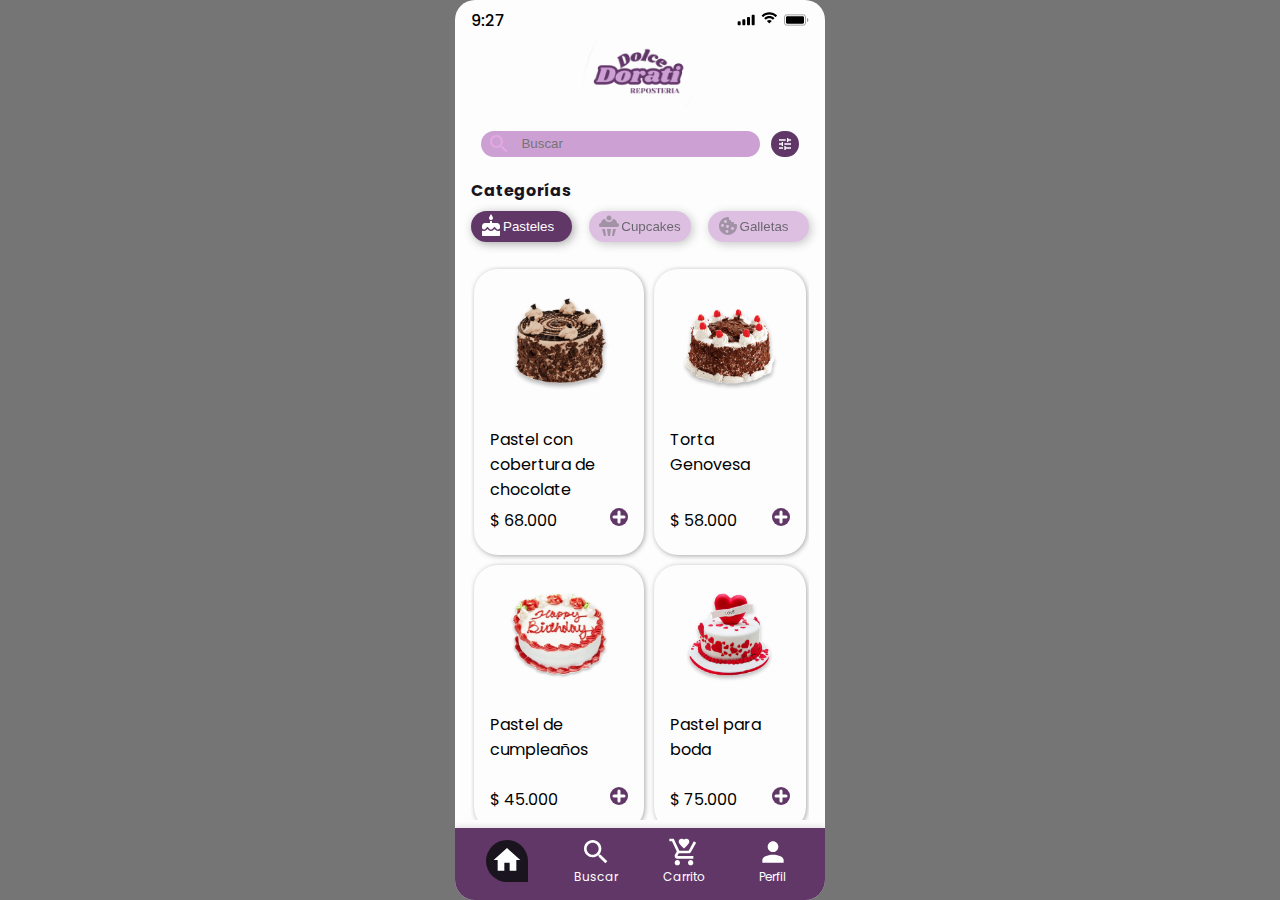
<file: index.html>
<!DOCTYPE html>
<html lang="en">
  <head>
    <meta charset="UTF-8" />
    <meta name="viewport" content="width=device-width, initial-scale=1.0" />
    <link rel="stylesheet" href="css/style.css" />
    <link rel="stylesheet" href="css/products.css" />
    <link rel="preconnect" href="https://fonts.googleapis.com" />
    <link rel="preconnect" href="https://fonts.gstatic.com" crossorigin />
    <link
      href="https://fonts.googleapis.com/css2?family=Poppins:ital,wght@0,100;0,200;0,300;0,400;0,500;0,600;0,700;0,800;0,900;1,100;1,200;1,300;1,400;1,500;1,600;1,700;1,800;1,900&display=swap"
      rel="stylesheet"
    />
    <title>Dolce Dorati</title>
  </head>
  <body>
    <div class="phone-frame">
      <section class="status-bar">
        <span class="clock-text">9:27</span>
        <div>
          <img src="assets/icons/cellularConnection.svg" alt="cellular icon" />
          <img src="assets/icons/wifi.svg" alt="wifi icon" />
          <img src="assets/icons/battery.svg" alt="battery icon" />
        </div>
      </section>
      <div class="content--container">
        <header class="header--container">
          <img
            src="assets/logo.png"
            alt="dolce dorati logo"
            class="header--logo"
          />
        </header>
        <section class="search-bar">
          <img
            src="assets/icons/magnify.svg"
            alt="search bar icon"
            class="search-bar--icon"
          />
          <input type="text" class="search-bar--input" placeholder="Buscar" />
          <button class="search-bar--filter-btn">
            <img src="assets/icons/tune.svg" alt="">
          </button>
        </section>
        <section class="categories">
          <h4>Categorías</h4>
          <div class="categories--btn-container">
            <button type="button" class="button button--state-active">
              <img src="assets/icons/cake-variant.svg" alt="cake category icon">
              Pasteles
            </button>
            <button type="button"  class="button button--state-inactive">
              <img src="assets/icons/cupcake.svg" alt="cupcakes category icon">
              Cupcakes
            </button>
            <button type="button" class="button button--state-inactive">
              <img src="assets/icons/cookie.svg" alt="cookies category icon">
              Galletas
            </button>
          </div>
        </section> 
        <section class="products" id="products-data">
        </section>
      </div>
      <nav class="navbar">
        <div class="navbar--list">
          <a href="#" class="navbar--list-item active">
            <img src="assets/icons/home.svg" alt="navbar home button" />
            Inicio
          </a>
          <a href="search.html" class="navbar--list-item">
            <img src="assets/icons/magnify.svg" alt="navbar search button" />
            Buscar
          </a>
          <a href="cart.html" class="navbar--list-item">
            <img src="assets/icons/cart-heart.svg" alt="navbar cart button" />
            Carrito
          </a>
          <a href="login.html" class="navbar--list-item">
            <img src="assets/icons/account.svg" alt="navbar profile button" />
            Perfil
          </a>
        </div>
      </nav>
    </div>
    <script src="js/products.js"></script>
  </body>
</html>
</file>
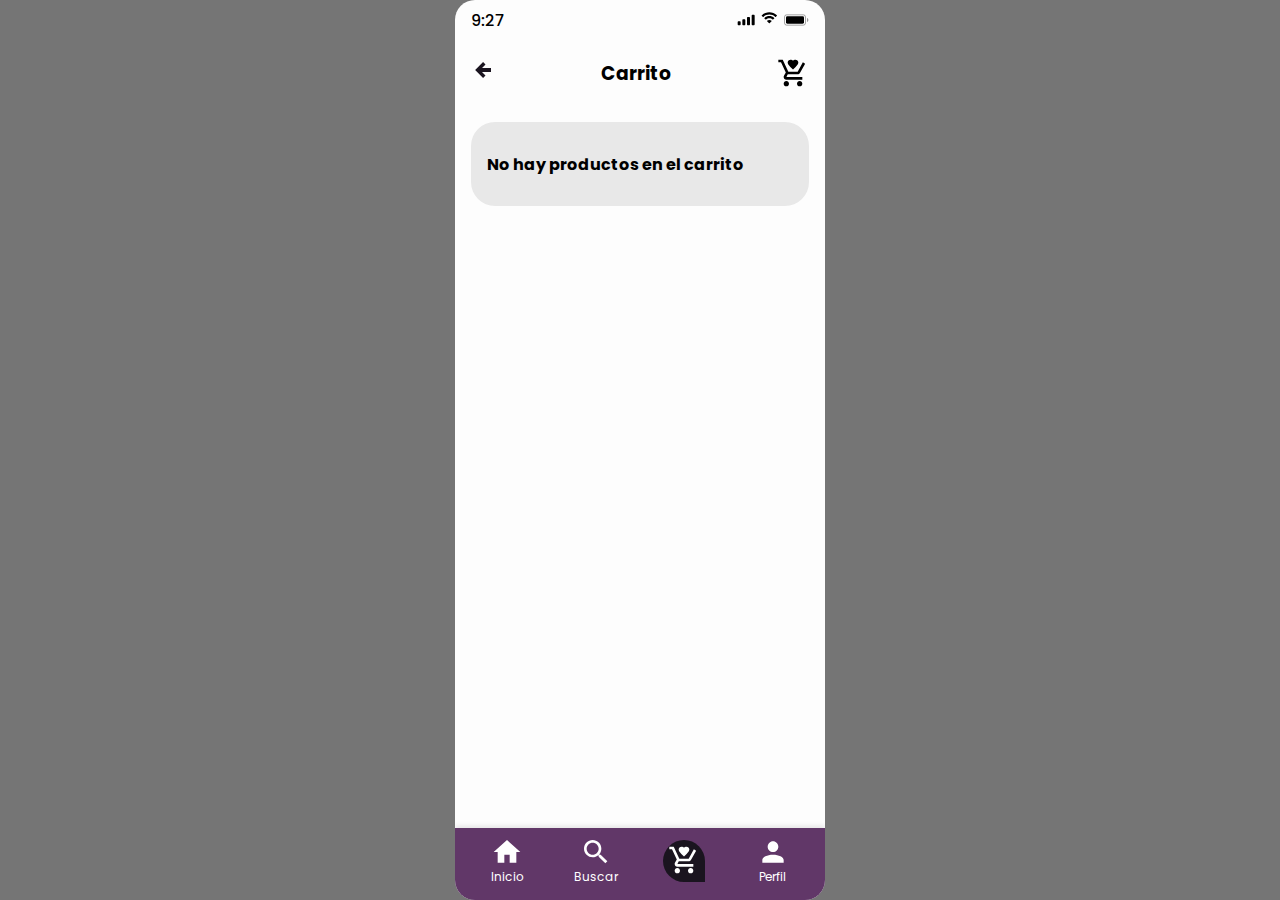
<file: cart.html>
<!DOCTYPE html>
<html lang="en">
  <head>
    <meta charset="UTF-8" />
    <meta name="viewport" content="width=device-width, initial-scale=1.0" />
    <link rel="stylesheet" href="css/style.css" />
    <link rel="stylesheet" href="css/cart.css">
    <link rel="preconnect" href="https://fonts.googleapis.com" />
    <link rel="preconnect" href="https://fonts.gstatic.com" crossorigin />
    <link
      href="https://fonts.googleapis.com/css2?family=Poppins:ital,wght@0,100;0,200;0,300;0,400;0,500;0,600;0,700;0,800;0,900;1,100;1,200;1,300;1,400;1,500;1,600;1,700;1,800;1,900&display=swap"
      rel="stylesheet"
    />
    <title>Dolce Dorati</title>
  </head>
  <body>
    <div class="phone-frame">
      <section class="status-bar">
        <span class="clock-text">9:27</span>
        <div>
          <img src="assets/icons/cellularConnection.svg" alt="cellular icon" />
          <img src="assets/icons/wifi.svg" alt="wifi icon" />
          <img src="assets/icons/battery.svg" alt="battery icon" />
        </div>
      </section>
      <!-- Cart Content -->
      <div class="content--container">
        <header class="header">
          <a href="index.html">
            <img src="assets/icons/arrow-left-thick.svg" alt="Back button">
          </a>
          <h3>Carrito</h3>
          <img src="assets/icons/cart-heart-black.svg" alt="cart icon">
        </header>
        <section class="cart-items__container">
          <div id="cart-items"></div>
          <div id="cart-total"></div>
        </section>
      </div>

      <!-- Menu -->
      <nav class="navbar">
        <div class="navbar--list">
          <a href="index.html" class="navbar--list-item">
            <img src="assets/icons/home.svg" alt="navbar home button" />
            Inicio
          </a>
          <a href="search.html" class="navbar--list-item">
            <img src="assets/icons/magnify.svg" alt="navbar search button" />
            Buscar
          </a>
          <a href="#" class="navbar--list-item active">
            <img src="assets/icons/cart-heart.svg" alt="navbar cart button" />
            Carrito
          </a>
          <a href="login.html" class="navbar--list-item">
            <img src="assets/icons/account.svg" alt="navbar profile button" />
            Perfil
          </a>
        </div>
      </nav>
    </div>
    <script type="module" src="js/cartItems.js"></script>
  </body>
</html>
</file>
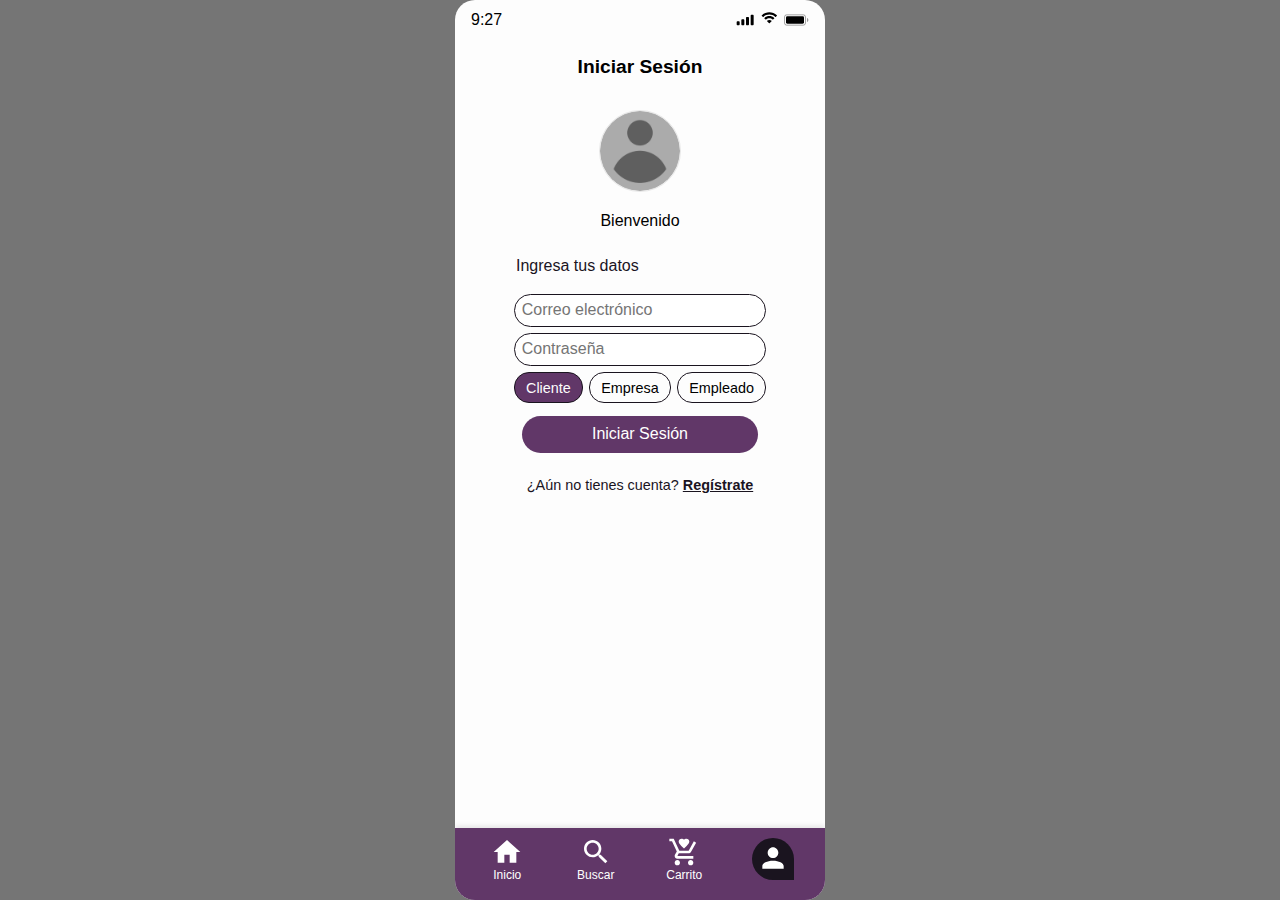
<file: login.html>
<!DOCTYPE html>
<html lang="es">

<head>
  <meta charset="UTF-8" />
  <meta name="viewport" content="width=device-width, initial-scale=1.0" />
  <link rel="stylesheet" href="css/style.css" />
  <link rel="stylesheet" href="css/loginclien.css" />
  <link rel="preconnect" href="https://fonts.googleapis.com" />
  <link rel="preconnect" href="https://fonts.gstatic.com" crossorigin />

  <title>Dolce Dorati</title>
</head>

<body>

  <!-- encabezado telefono -->
  <div class="phone-frame">
    <section class="status-bar">
      <span class="clock-text">9:27</span>
      <div>
        <img src="assets/icons/cellularConnection.svg" alt="cellular icon" />
        <img src="assets/icons/wifi.svg" alt="wifi icon" />
        <img src="assets/icons/battery.svg" alt="battery icon" />
      </div>
    </section>


    <div class="content--container">
      <div class="form-container">

        <!-- Sección de encabezado -->
        <div class="header">
          <div class="header-content">
            <h2>Iniciar Sesión</h2>
          </div>
          <div class="profile-image">
            <img src="assets/images/profile-gray.png" alt="Imagen de perfil">
            <p>Bienvenido</p>
          </div>
        </div>

        <div class="form-container">
          <h1>Ingresa tus datos</h1>

          <form action="/submit" method="POST">

            <!-- Campo para el correo electrónico -->
            <input type="email" id="correo" name="correo" placeholder="Correo electrónico" required>

            <!-- Campo para la contraseña -->
            <input type="password" id="contraseña" name="contraseña" placeholder="Contraseña" required>

            <!-- Botones de tipo de usuario -->
            <div class="user-type-buttons">
              <a type="button" href="login.html" class="user-button active">Cliente</a>
              <a type="button" href="loginempr.html" class="user-button">Empresa</a>
              <a type="button" href="loginempl.html" class="user-button">Empleado</a>
            </div>

            <!-- Botón de iniciar sesión -->
            <button type="submit">Iniciar Sesión</button>

            <!-- Registro -->
            <p class="register-text">¿Aún no tienes cuenta? <a href="#">Regístrate</a></p>
          </form>
        </div>
      </div>
    </div>
    <!-- Menú -->
    <nav class="navbar">
      <div class="navbar--list">
        <a href="index.html" class="navbar--list-item">
          <img src="assets/icons/home.svg" alt="navbar home button" />
          Inicio
        </a>
        <a href="search.html" class="navbar--list-item">
          <img src="assets/icons/magnify.svg" alt="navbar search button" />
          Buscar
        </a>
        <a href="cart.html" class="navbar--list-item">
          <img src="assets/icons/cart-heart.svg" alt="navbar cart button" />
          Carrito
        </a>
        <a href="#" class="navbar--list-item active">
          <img src="assets/icons/account.svg" alt="navbar profile button" />
          Perfil
        </a>
      </div>
    </nav>
  </div>
</body>

</html>
</file>
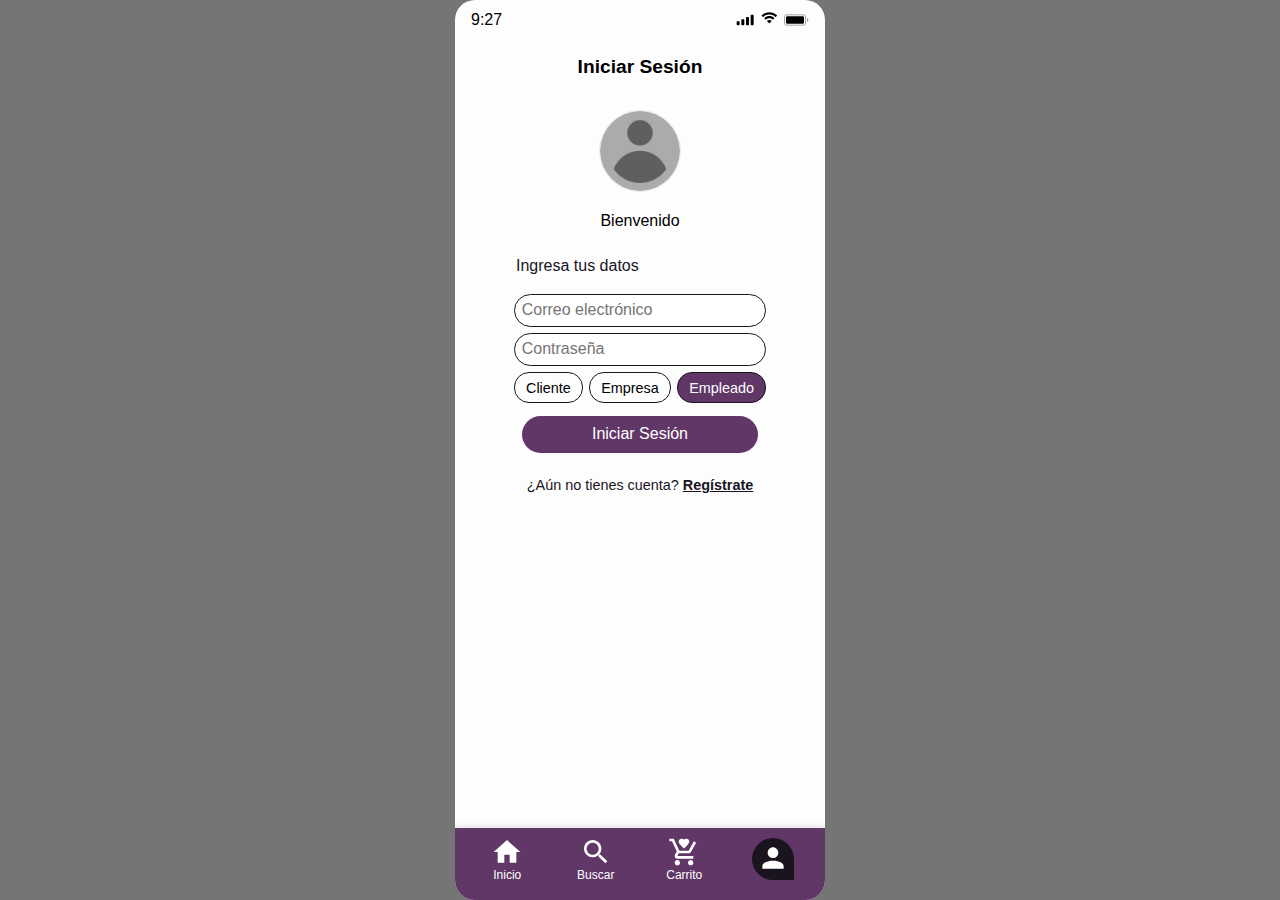
<file: loginempl.html>
<!DOCTYPE html>
<html lang="es">

<head>
  <meta charset="UTF-8" />
  <meta name="viewport" content="width=device-width, initial-scale=1.0" />
  <link rel="stylesheet" href="css/style.css" />
  <link rel="stylesheet" href="css/loginclien.css" />
  <link rel="preconnect" href="https://fonts.googleapis.com" />
  <link rel="preconnect" href="https://fonts.gstatic.com" crossorigin />

  <title>Dolce Dorati</title>
</head>

<body>
  <div class="phone-frame">
     <!-- encabezado telefono -->
    <section class="status-bar">
      <span class="clock-text">9:27</span>
      <div>
        <img src="assets/icons/cellularConnection.svg" alt="cellular icon" />
        <img src="assets/icons/wifi.svg" alt="wifi icon" />
        <img src="assets/icons/battery.svg" alt="battery icon" />
      </div>
    </section>

    <div class="content--container">
      <div class="form-container">

        <!-- Sección de encabezado -->
        <div class="header">
          <div class="header-content">
            <h2>Iniciar Sesión</h2>
          </div>
          <div class="profile-image">
            <img src="assets/images/profile-gray.png" alt="Imagen de perfil">
            <p>Bienvenido</p>
          </div>
        </div>

        <div class="form-container">
          <h1>Ingresa tus datos</h1>

          <form action="/submit" method="POST">

            <!-- Campo para el correo electrónico -->
            <input type="email" id="correo" name="correo" placeholder="Correo electrónico" required>

            <!-- Campo para la contraseña -->
            <input type="password" id="contraseña" name="contraseña" placeholder="Contraseña" required>

            <!-- Botones de tipo de usuario -->
            <div class="user-type-buttons">
              <a type="button" href="login.html" class="user-button">Cliente</a>
              <a type="button" href="loginempr.html" class="user-button">Empresa</a>
              <a type="button" href="loginempl.html" class="user-button active">Empleado</a>
            </div>

            <!-- Botón de iniciar sesión -->
            <button type="submit">Iniciar Sesión</button>

            <!-- Registro -->
            <p class="register-text">¿Aún no tienes cuenta? <a href="#">Regístrate</a></p>
          </form>
        </div>
      </div>
    </div>

    <!-- Menú -->
    <nav class="navbar">
      <div class="navbar--list">
        <a href="index.html" class="navbar--list-item">
          <img src="assets/icons/home.svg" alt="navbar home button" />
          Inicio
        </a>
        <a href="search.html" class="navbar--list-item">
          <img src="assets/icons/magnify.svg" alt="navbar search button" />
          Buscar
        </a>
        <a href="cart.html" class="navbar--list-item">
          <img src="assets/icons/cart-heart.svg" alt="navbar cart button" />
          Carrito
        </a>
        <a href="#" class="navbar--list-item active">
          <img src="assets/icons/account.svg" alt="navbar profile button" />
          Perfil
        </a>
      </div>
    </nav>
  </div>
</body>

</html>
</file>
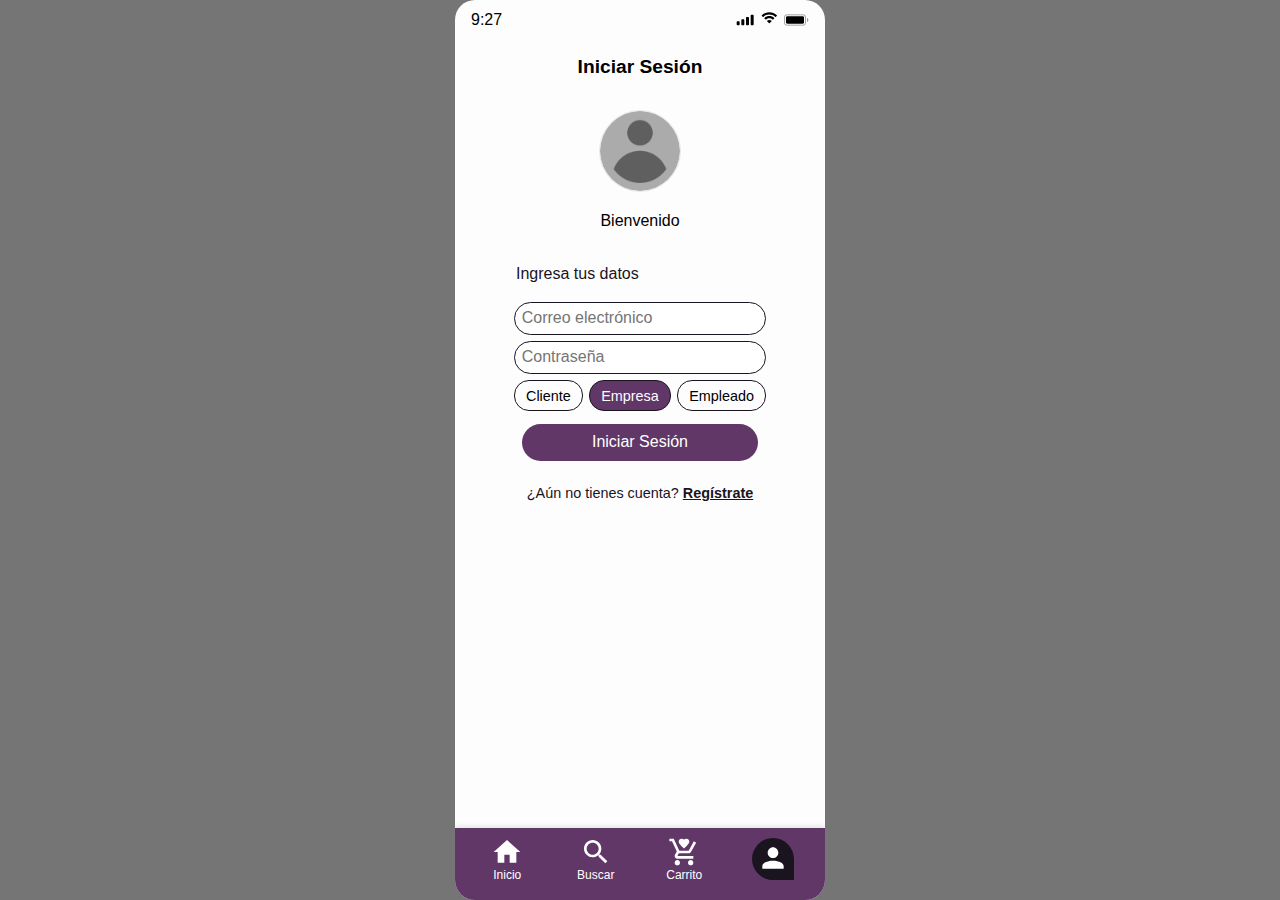
<file: loginempr.html>
<!DOCTYPE html>
<html lang="es">

<head>
  <meta charset="UTF-8" />
  <meta name="viewport" content="width=device-width, initial-scale=1.0" />
  <link rel="stylesheet" href="css/style.css" />
  <link rel="stylesheet" href="css/loginclien.css" />
  <link rel="preconnect" href="https://fonts.googleapis.com" />
  <link rel="preconnect" href="https://fonts.gstatic.com" crossorigin />

  <title>Dolce Dorati</title>
</head>

<body>
  <div class="phone-frame">
    <!-- encabezado telefono -->
    <section class="status-bar">
      <span class="clock-text">9:27</span>
      <div>
        <img src="assets/icons/cellularConnection.svg" alt="cellular icon" />
        <img src="assets/icons/wifi.svg" alt="wifi icon" />
        <img src="assets/icons/battery.svg" alt="battery icon" />
      </div>
    </section>

    <div class="content--container">
      <!-- Sección de encabezado -->
      <div class="header">
        <div class="header-content">
          <h2>Iniciar Sesión</h2>
        </div>
        <div class="profile-image">
          <img src="assets/images/profile-gray.png" alt="Imagen de perfil">
          <p>Bienvenido</p>
        </div>
      </div>

      <div class="form-container">
        <h1>Ingresa tus datos</h1>
        <form action="/submit" method="POST">

          <!-- Campo para el correo electrónico -->
          <input type="email" id="correo" name="correo" placeholder="Correo electrónico" required>

          <!-- Campo para la contraseña -->
          <input type="password" id="contraseña" name="contraseña" placeholder="Contraseña" required>

          <!-- Botones de tipo de usuario -->
          <div class="user-type-buttons">
            <a type="button" href="login.html" class="user-button">Cliente</a>
            <a type="button" href="loginempr.html" class="user-button active">Empresa</a>
            <a type="button" href="loginempl.html" class="user-button">Empleado</a>
          </div>

          <!-- Botón de iniciar sesión -->
          <button type="submit">Iniciar Sesión</button>

          <!-- Registro -->
          <p class="register-text">¿Aún no tienes cuenta? <a href="#">Regístrate</a></p>
        </form>
      </div>
      
    </div>
    <!-- Menú -->
    <nav class="navbar">
      <div class="navbar--list">
        <a href="index.html" class="navbar--list-item">
          <img src="assets/icons/home.svg" alt="navbar home button" />
          Inicio
        </a>
        <a href="#" class="navbar--list-item">
          <img src="assets/icons/magnify.svg" alt="navbar search button" />
          Buscar
        </a>
        <a href="" class="navbar--list-item">
          <img src="assets/icons/cart-heart.svg" alt="navbar cart button" />
          Carrito
        </a>
        <a href="login.html" class="navbar--list-item active">
          <img src="assets/icons/account.svg" alt="navbar profile button" />
          Perfil
        </a>
      </div>
    </nav>
</body>

</html>
</file>
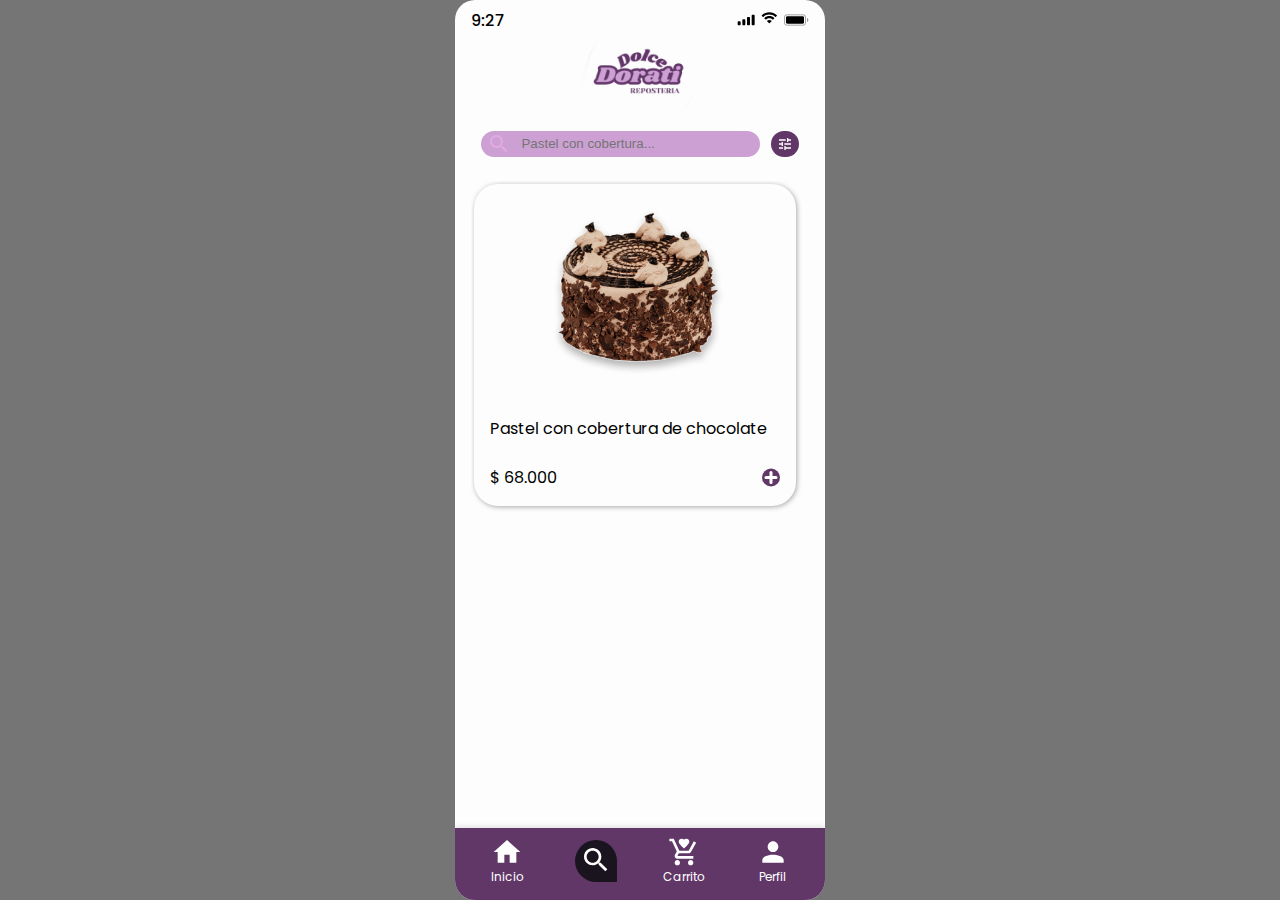
<file: search.html>
<!DOCTYPE html>
<html lang="en">
  <head>
    <meta charset="UTF-8" />
    <meta name="viewport" content="width=device-width, initial-scale=1.0" />
    <link rel="stylesheet" href="css/style.css" />
    <link rel="stylesheet" href="css/products.css" />
    <link rel="preconnect" href="https://fonts.googleapis.com" />
    <link rel="preconnect" href="https://fonts.gstatic.com" crossorigin />
    <link
      href="https://fonts.googleapis.com/css2?family=Poppins:ital,wght@0,100;0,200;0,300;0,400;0,500;0,600;0,700;0,800;0,900;1,100;1,200;1,300;1,400;1,500;1,600;1,700;1,800;1,900&display=swap"
      rel="stylesheet"
    />
    <title>Dolce Dorati</title>
  </head>
  <body>
    <div class="phone-frame">
      <section class="status-bar">
        <span class="clock-text">9:27</span>
        <div>
          <img src="assets/icons/cellularConnection.svg" alt="cellular icon" />
          <img src="assets/icons/wifi.svg" alt="wifi icon" />
          <img src="assets/icons/battery.svg" alt="battery icon" />
        </div>
      </section>
      <div class="content--container">
        <header class="header--container">
          <img
            src="assets/logo.png"
            alt="dolce dorati logo"
            class="header--logo"
          />
        </header>
      <section class="search-bar">
        <img
          src="assets/icons/magnify.svg"
          alt="search bar icon"
          class="search-bar--icon"
        />
        <input type="text" class="search-bar--input" placeholder="Pastel con cobertura..." />
        <button class="search-bar--filter-btn">
          <img src="assets/icons/tune.svg" alt="">
        </button>
      </section>
      <section class="products">
        <div class="products--card search--product-card">
          <img src="assets/images/Chocolate-Cake.png" alt="cake picture" class="product-card--picture">
          <p>Pastel con cobertura de chocolate</p>
          <div class="product-card--addBtn">
            <span>$ 68.000</span>
            <img src="assets/icons/add btn.svg" alt="add to cart icon">
          </div>
        </div>
      </section>
      </div>
      <nav class="navbar">
        <div class="navbar--list">
          <a href="index.html" class="navbar--list-item">
            <img src="assets/icons/home.svg" alt="navbar home button" />
            Inicio
          </a>
          <a href="#" class="navbar--list-item active">
            <img src="assets/icons/magnify.svg" alt="navbar search button" />
            Buscar
          </a>
          <a href="cart.html" class="navbar--list-item">
            <img src="assets/icons/cart-heart.svg" alt="navbar cart button" />
            Carrito
          </a>
          <a href="login.html" class="navbar--list-item">
            <img src="assets/icons/account.svg" alt="navbar profile button" />
            Perfil
          </a>
        </div>
      </nav>
    </div>
  </body>
</html>
</file>
<file: css/style.css>
:root {
  --primary-background     : #FDFDFD;
  --primary-card-background: #E8E8E8;
  --secondary-accent       : #613768;
  --secondary-light        : #CCA0D3;
  --success                : #69BFA6;
  --danger                 : #E089A0;
  --secondary-success      : #1FA47D;
  --text-white             : #FFFFFF;
  --text-grey-black        : #1A141F;
  --navbar-height: 4.5rem;
--search-bar-height: 1.5rem;
}

body {
  background-color: #757575;
  display         : flex;
  justify-content : center;
  font-family     : 'Poppins', sans-serif;
  padding         : 0;
  margin          : 0;
}

.phone-frame {
  background-color: var(--primary-background);
  width           : 100%;
  height          : 100vh;
  max-width       : 370px;
  position        : relative;
  border-radius   : 20px;
  overflow        : hidden;
  display         : flex;
  flex-direction  : column;
}

@media (max-width: 400px) {
  .phone-frame {
    max-width    : 100%;
    border-radius: 0;
  }
}

.status-bar {
  display        : flex;
  position       : absolute;
  align-items    : center;
  justify-content: space-between;
  padding        : .5rem 1rem;
  font-weight    : 500;
  top: 0;
  left: 0;
  right: 0;
  height: var(--search-bar-height);
}

.content--container {
  padding: 1rem 1rem 0.5rem;
  flex: 1;
  overflow: hidden;
  position: absolute;
  display: flex;
  flex-direction: column;
  top: var(--search-bar-height);
  bottom: var(--navbar-height);
  left: 0;
  right: 0;
}

.navbar {
  background-color          : var(--secondary-accent);
  position                  : absolute;
  bottom                    : 0;
  width                     : 100%;
  height                    : var(--navbar-height);
  box-shadow: 0px -2px 5px rgba(0, 0, 0, 0.1); 
}

.navbar--list {
  display        : flex;
  flex-direction : row;
  align-items    : center;
  justify-content: space-around;
  margin         : 0;
  padding        : 0.5rem;
}

.navbar--list-item {
  display        : flex;
  flex-direction : column;
  align-items    : center;
  text-decoration: none;
  width          : 2.6rem;
  color          : var(--text-white);
  font-size      : 12px;
}

.navbar--list-item img {
  width : 2rem;
  height: 2rem;
}

.navbar--list-item.active {
  background-color: var(--text-grey-black);
  border-radius   : 50px 50px 0px 50px;
  position        : relative;
  top             : 0;
  height          : 2.6rem;
  color           : transparent;
  cursor          : default;
}

.navbar--list-item.active img {
  position: absolute;
  top     : 0.25rem;
}

.button {
  border       : none;
  border-radius: 45px;
  padding      : 0.2rem 0.5rem;
  display      : flex;
  align-items  : center;
  cursor       : pointer;
}
</file>
<file: css/products.css>
.header--container {
    width  : 100%;
    display: flex;
  }

  .header--logo {
    max-width: 35%;
    position : relative;
    margin   : auto;
  }

  .search-bar {
    display        : flex;
    justify-content: space-evenly;
    align-items    : center;
    position       : relative;
    margin-top     : 1.5rem;
  }

  .search-bar--input {
    background-color: var(--secondary-light);
    border          : 0;
    border-radius   : 45px;
    height          : 1.5rem;
    width           : 70%;
    padding-left    : 2.5rem;
    transition      : 180ms box-shadow ease-in-out;
  }

  .search-bar--icon {
    position: absolute;
    filter  : invert(6%) sepia(8%) saturate(3303%) hue-rotate(230deg) brightness(93%) contrast(92%);
    height  : 1.5em;
    left    : 1rem;
    z-index : 2;
  }

  .search-bar--input:focus {
    outline: 2px solid var(--secondary-accent);
  }

  .search-bar--filter-btn {
    border          : 0px;
    border-radius   : 45px;
    background-color: var(--secondary-accent);
    display         : flex;
    align-items     : center;
    justify-content : center;
    cursor          : pointer;
  }

  .search-bar--filter-btn img {
    height: 1.5rem;
    width : 1rem;
  }

  .categories h4 {
    margin-bottom: 0.5rem;
    color        : var(--text-grey-black);
  }

  .categories--btn-container {
    width          : 100%;
    display        : flex;
    flex-direction : row;
    justify-content: space-between;
  }

  .button img {
    height: 1.8em;
  }

  .button--state-active {
    background-color: var(--secondary-accent);
    color           : var(--text-white);
    box-shadow      : 2px 2px 10px 0px rgba(74, 74, 74, 0.47);
    width           : 30%;
  }

  .button--state-inactive {
    background-color: var(--secondary-light);
    color           : var(--text-grey-black);
    opacity         : 65%;
    box-shadow      : 2px 2px 10px 0px rgba(74, 74, 74, 0.47);
    width           : 30%;
  }

  .products {
    display              : grid;
    grid-template-columns: auto auto;
    gap                  : 0.6rem;
    margin-top           : 1.5rem;
    overflow-y           : auto;
    overflow-x           : hidden;
    scrollbar-width      : none;
    -ms-overflow-style   : none;
    padding              : 0.2rem;
    left                 : 0;
    right                : 0;
    flex: 1;
  }

  .products::-webkit-scrollbar {
    display: none;
  }

  .products--card {
    border-radius  : 24px;
    padding        : 1rem;
    box-shadow     : 1px 1px 5px 0px rgba(74, 74, 74, 0.47);
    display        : flex;
    flex-direction : column;
    justify-content: space-evenly;
  }

  .products--card p {
    height        : 20%;
    padding-bottom: 0.5rem;
  }

  .product-card--picture {
    width     : 90%;
    height    : 45%;
    align-self: center;
  }

  .product-card--addBtn {
    display        : flex;
    justify-content: space-between;
    height         : 10%;
  }

  .search--product-card {
    width : fit-content;
    height: max-content;
  }

  .search--product-card .product-card--picture {
    width : 75%;
    height: max-content;
  }
</file>
<file: css/cart.css>
.header {
  width          : 100%;
  display        : flex;
  justify-content: space-between;
  align-items: center;
}

.cart-items__container {
  display           : flex;
  flex-direction    : column;
  background-color  : var(--primary-card-background);
  border-radius     : 24px;
  padding           : 0.5rem 1rem;
  max-height        : 70%;
  overflow-y        : auto;
  overflow-x        : hidden;
  scrollbar-width   : none;
  -ms-overflow-style: none;
  margin            : 1rem 0;
}

.cart-items {
  display: flex;
}

.cart-item {
  display: flex;
  flex-direction: column;
  margin-bottom: 1rem;
}

.cart-item__img {
  width : 25%;
  margin: 0.5rem;
}

.cart-item__details {
  display: flex;
}

.cart-item__controls {
  display        : flex;
  justify-content: space-between;
  margin         : 0.5rem;
}

.cart-item__quantity-selector {
  width: 30%;
  display: flex;
  justify-content: space-evenly;
  background-color: var(--primary-background);
  padding         : 0.2rem;
  border-radius   : 24px;
}

.cart-item__button {
  text-decoration : none;
  display         : inline-flex;
  align-items     : center;
  justify-content : center;
  width           : 1.5em;
  height          : 1.5em;
  border-radius   : 50px;
  border          : none;
  background-color: var(--secondary-accent);
  color           : var(--text-white);
  font-weight     : 600;
  text-align      : center;
  line-height     : 1.5em;
}

.cart-item__delete-button {
  margin: auto;
  background-color: var(--primary-background);
}
</file>
<file: css/loginclien.css>
:root {
    --primary-background: #FDFDFD;
    --primary-card-background: #E8E8E8;
    --secondary-accent: #613768;
    --secondary-light: #CCA0D3;
    --text-white: #FFFFFF;
    --text-grey-black: #1A141F;
}


/* Sección de encabezado */

.header {
    display: flex;
    flex-direction: column;
    align-items: center;
    justify-content: center;
    text-align: center;
    margin-bottom: 0.5rem;
}

/* Iniciar Sesión encabezado */

.header-content h2 {
    font-size: 1.2rem;
    color: var(#1A141F);
    font-weight: 600;
    margin-bottom: 2rem;
}

/* Imagen de perfil */

.profile-image img {
    width: 80px;
    height: 80px;
    border-radius: 50%;
    border: 0.1px solid var(--primary-card-background);
}


/* Ingresa tus datos encabezado */

h1 {
    color: var(--text-grey-black);
    margin-bottom: 1.2rem;
    font-size: 1rem;
    font-weight: 400;
    text-align: left;
    margin-left: 45px;
}

/* Botones de tipo de usuario */

.user-type-buttons {
    display: inline-flex;
    gap: 6px;
    margin-bottom: 0 auto;
}

.user-button {
    padding: 0.4rem 0.7rem;
    background-color: var(--primary-background);
    color: var(--secondary);
    border: 0.5px solid var(--text-grey-black);
    border-radius: 15px;
    cursor: pointer;
    transition: background-color 0.3s;
    font-size: 0.9rem;
    text-decoration: none;
}

.user-button.active {
    background-color: var(--secondary-accent);
    color: var(--primary-background);
}

.user-button:hover {
    background-color: var(--secondary-light);
    color: var(--text-white);
}

/* Texto para registrarse */

.register-text {
    color: var(--text-grey-black);
    font-size: 0.9rem;
    margin-top: 1.5rem;
}

.register-text a {
    color: var(--text-grey-black);
    font-weight: bold;
}

form {
    display: flex;
    flex-direction: column;
    align-items: center;
} 

/* Estilo para el texto de correo y contraseña */

input {
    padding: 0.4rem;
    margin-bottom: 0.4rem;
    border: 1px solid var(--text-grey-black);
    border-radius: 18px;
    font-size: 1rem;
    width: 70%;
}

/* Botón de iniciar sesión*/

button {
    background-color: var(--secondary-accent);
    color: var(--text-white);
    padding: 0.6rem;
    width: 70%;
    border: none;
    border-radius: 20px;
    cursor: pointer;
    font-size: 1rem;
    transition: background-color 0.3s;
    font-weight: 400;
    margin-top: 0.8rem;
}
</file>
